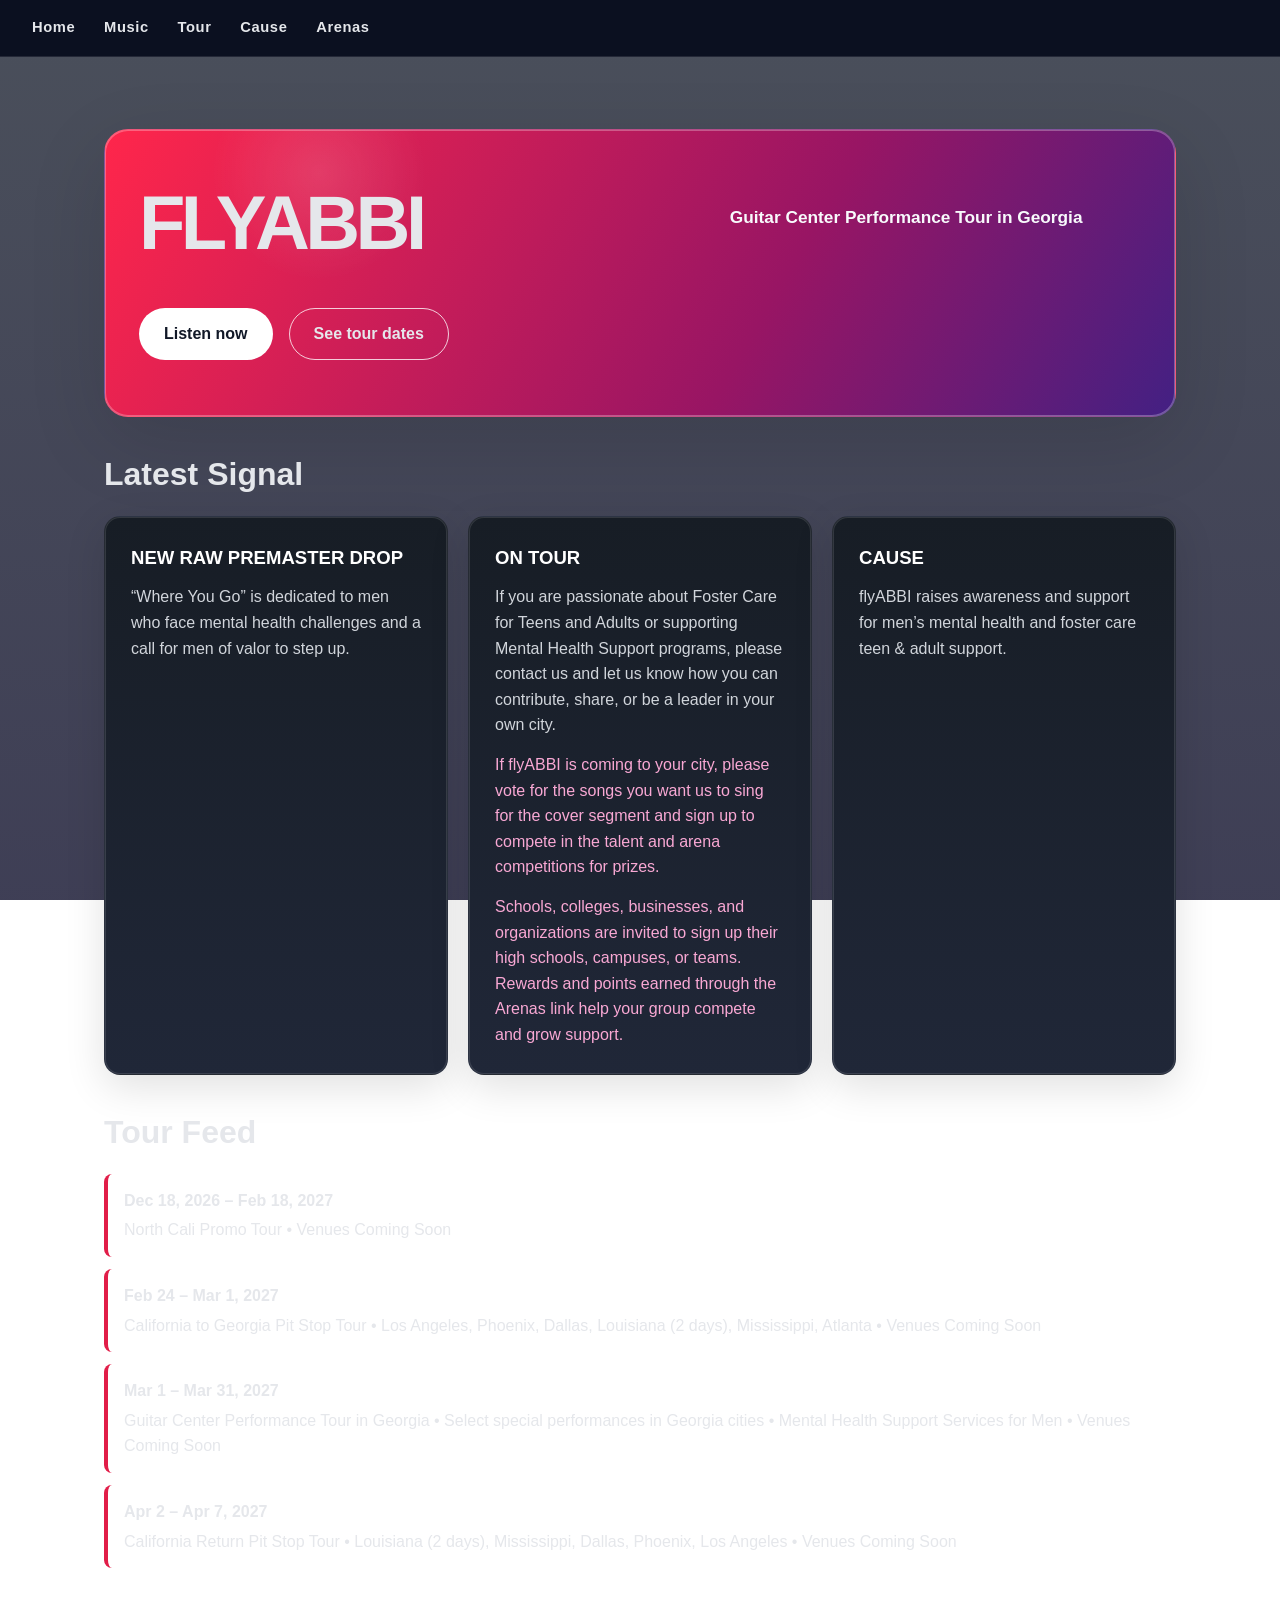
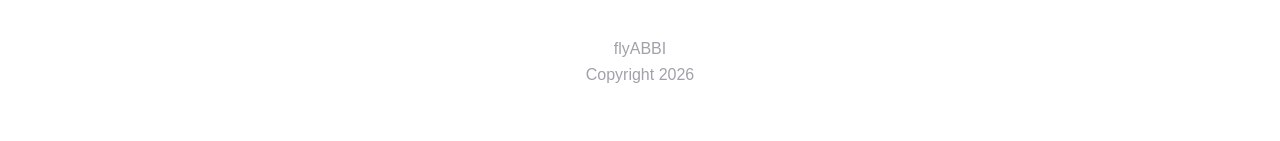
<file: index.html>
<!DOCTYPE html>
<html lang="en">
<head>
  <meta charset="UTF-8">
  <meta name="viewport" content="width=device-width, initial-scale=1.0">
  <title>flyABBI</title>
  <link rel="icon" href="favicon.svg" type="image/svg+xml">
  <link rel="stylesheet" href="Global Style Code/style.css">
</head>
<body class="homepage-background">
  <nav>
    <a href="Homepage Code/index.html">Home</a>
    <a href="Music/index.html">Music</a>
    <a href="Tour/index.html">Tour</a>
    <a href="Cause/index.html">Cause</a>
    <a href="Arenas/Dashboard.html">Arenas</a>
  </nav>

  <main>
    <section class="hero">
      <h1>flyABBI</h1>
      <p>Guitar Center Performance Tour in Georgia</p>
      <div class="cta-row">
        <a class="btn btn-primary" href="Music/index.html">Listen now</a>
        <a class="btn btn-secondary" href="Tour/index.html">See tour dates</a>
      </div>
    </section>

    <section>
      <h2>Latest Signal</h2>
      <div class="panel-grid">
        <article class="card">
          <h2>New Raw PreMaster Drop</h2>
          <p>“Where You Go” is dedicated to men who face mental health challenges and a call for men of valor to step up.</p>
        </article>
        <article class="card">
          <h2>On Tour</h2>
          <p>If you are passionate about Foster Care for Teens and Adults or supporting Mental Health Support programs, please contact us and let us know how you can contribute, share, or be a leader in your own city.</p>
          <p class="home-callout">If flyABBI is coming to your city, please vote for the songs you want us to sing for the cover segment and sign up to compete in the talent and arena competitions for prizes.</p>
          <p class="home-callout">Schools, colleges, businesses, and organizations are invited to sign up their high schools, campuses, or teams. Rewards and points earned through the Arenas link help your group compete and grow support.</p>
        </article>
        <article class="card">
          <h2>Cause</h2>
          <p>flyABBI raises awareness and support for men’s mental health and foster care teen & adult support.</p>
        </article>
      </div>
    </section>

    <section>
      <h2>Tour Feed</h2>
      <div class="event-list">
        <div class="event">
          <strong>Dec 18, 2026 – Feb 18, 2027</strong>
          <span>North Cali Promo Tour • Venues Coming Soon</span>
        </div>
        <div class="event">
          <strong>Feb 24 – Mar 1, 2027</strong>
          <span>California to Georgia Pit Stop Tour • Los Angeles, Phoenix, Dallas, Louisiana (2 days), Mississippi, Atlanta • Venues Coming Soon</span>
        </div>
        <div class="event">
          <strong>Mar 1 – Mar 31, 2027</strong>
          <span>Guitar Center Performance Tour in Georgia • Select special performances in Georgia cities • Mental Health Support Services for Men • Venues Coming Soon</span>
        </div>
        <div class="event">
          <strong>Apr 2 – Apr 7, 2027</strong>
          <span>California Return Pit Stop Tour • Louisiana (2 days), Mississippi, Dallas, Phoenix, Los Angeles • Venues Coming Soon</span>
        </div>
      </div>
    </section>
  </main>

  <footer>
    <p>flyABBI<br>Copyright 2026</p>
  </footer>
</body>
</html>
</file>
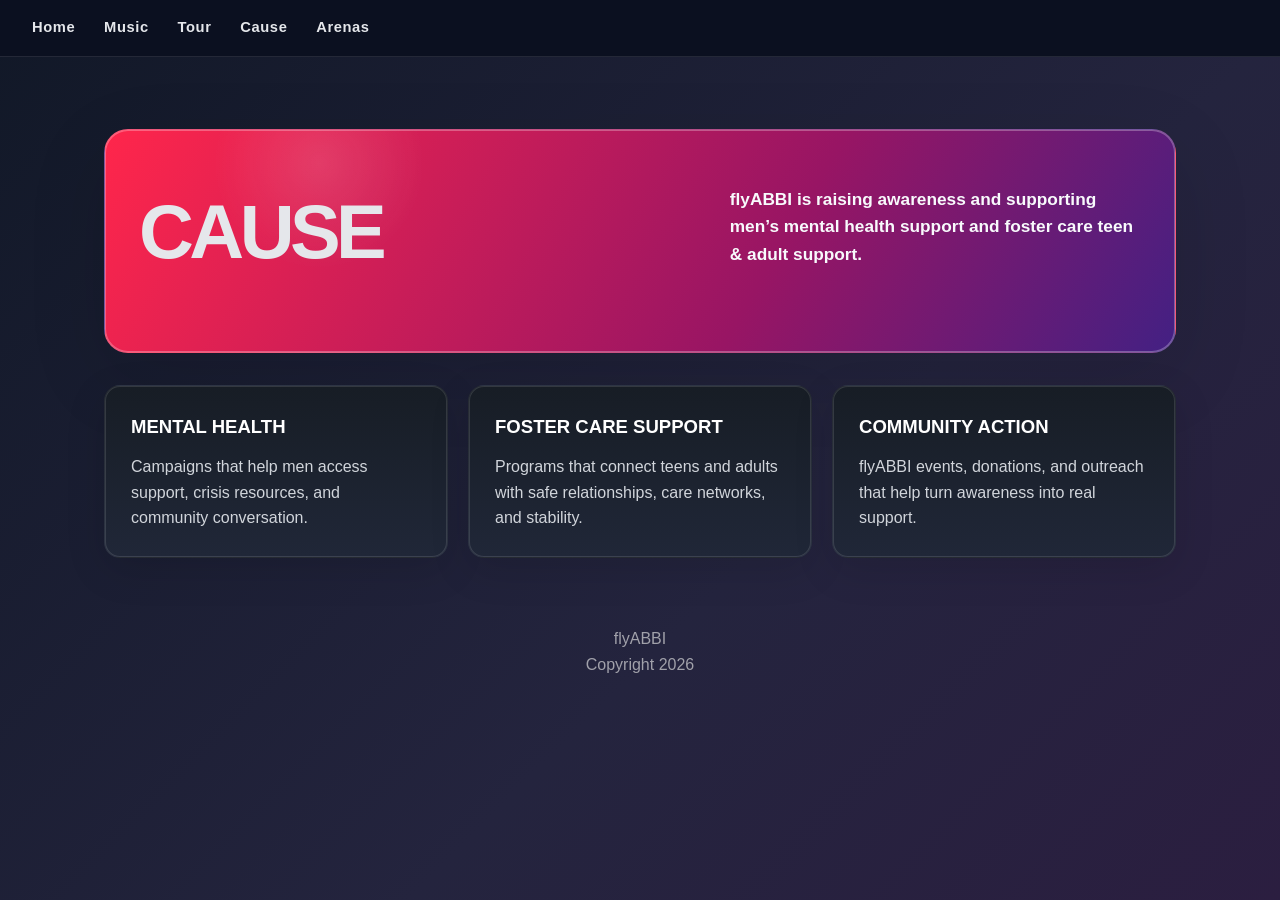
<file: Cause/index.html>
﻿<!DOCTYPE html>
<html lang="en">
<head>
  <meta charset="UTF-8">
  <meta name="viewport" content="width=device-width, initial-scale=1.0">
  <title>Cause</title>
  <link rel="icon" href="../favicon.svg" type="image/svg+xml">
  <link rel="stylesheet" href="../Global Style Code/style.css">
</head>
<body>
  <nav>
    <a href="../Homepage Code/index.html">Home</a>
    <a href="../Music/index.html">Music</a>
    <a href="../Tour/index.html">Tour</a>
    <a href="../Cause/index.html">Cause</a>
    <a href="../Arenas/Dashboard.html">Arenas</a>
  </nav>

  <main>
    <section class="hero">
      <h1>Cause</h1>
      <p>flyABBI is raising awareness and supporting men’s mental health support and foster care teen & adult support.</p>
    </section>

    <section>
      <div class="panel-grid">
        <article class="card">
          <h2>Mental Health</h2>
          <p>Campaigns that help men access support, crisis resources, and community conversation.</p>
        </article>
        <article class="card">
          <h2>Foster Care Support</h2>
          <p>Programs that connect teens and adults with safe relationships, care networks, and stability.</p>
        </article>
        <article class="card">
          <h2>Community Action</h2>
          <p>flyABBI events, donations, and outreach that help turn awareness into real support.</p>
        </article>
      </div>
    </section>
  </main>

  <footer>
    <p>flyABBI<br>Copyright 2026</p>
  </footer>
</body>
</html>
</file>
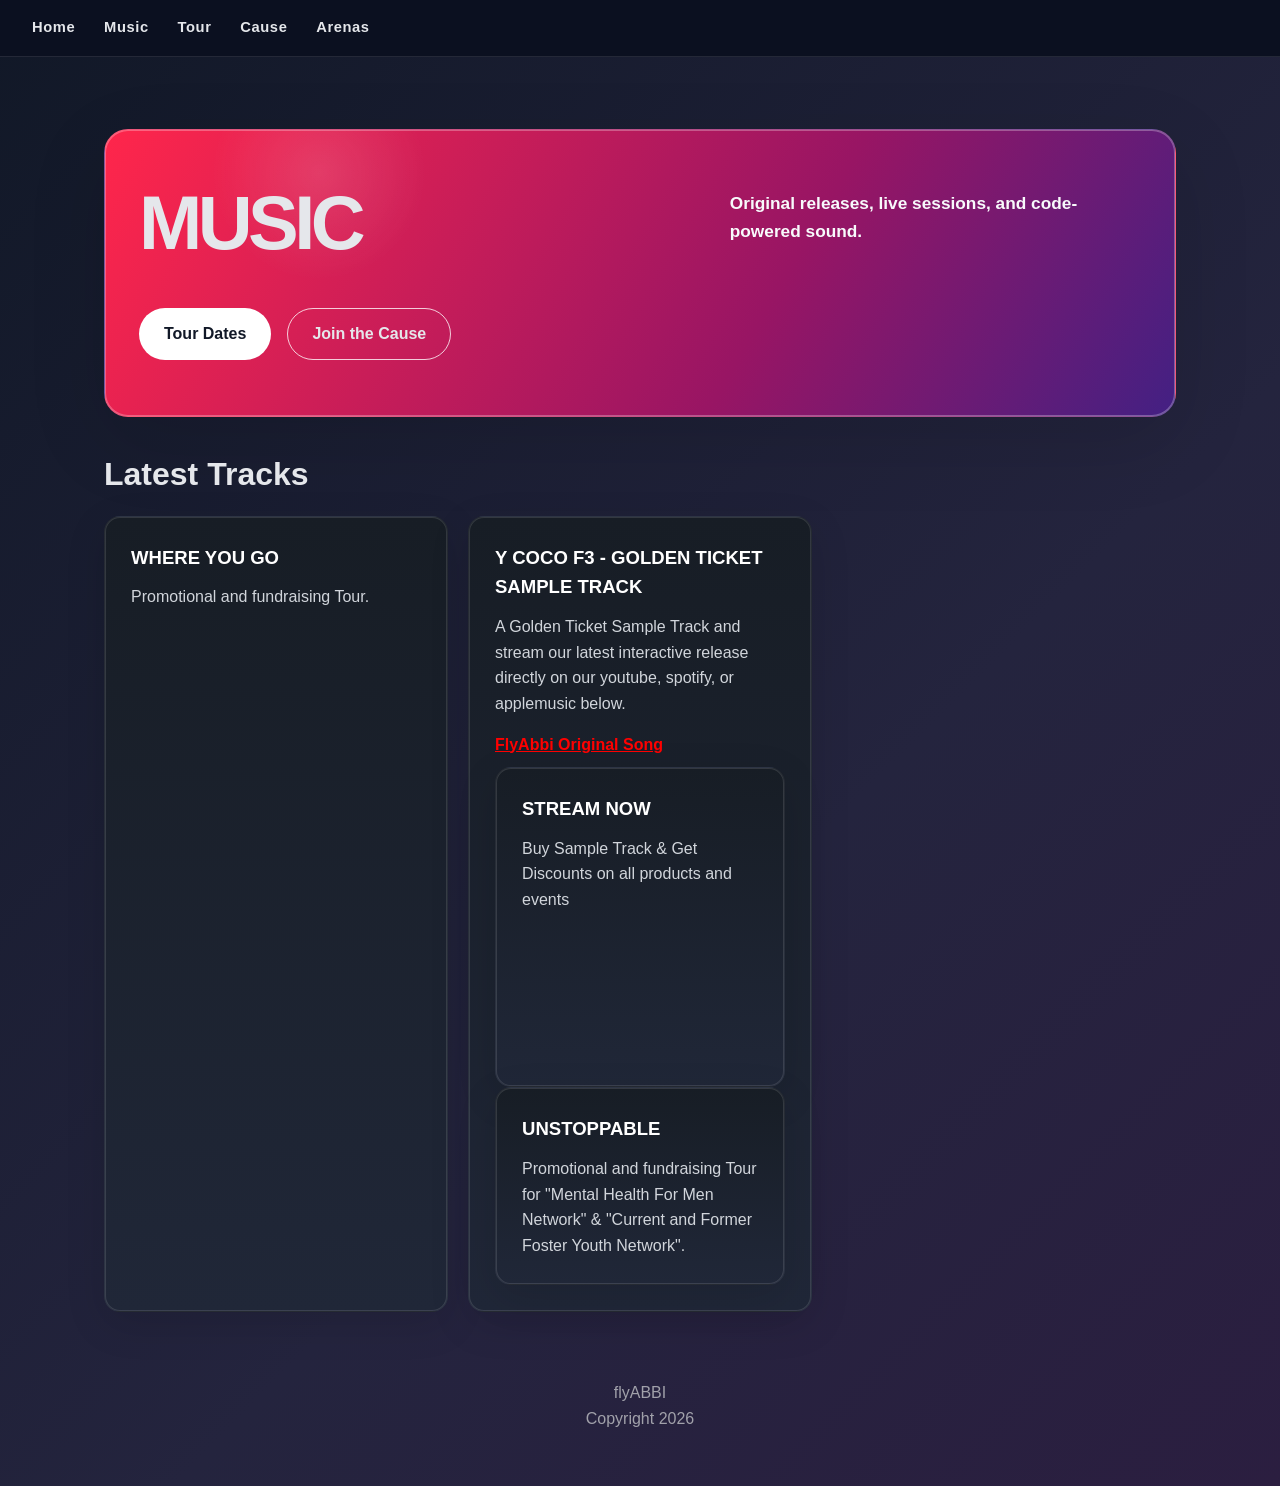
<file: Music/index.html>
﻿<!DOCTYPE html>
<html lang="en">
<head>
  <meta charset="UTF-8">
  <meta name="viewport" content="width=device-width, initial-scale=1.0">
  <title>Music</title>
  <link rel="icon" href="../favicon.svg" type="image/svg+xml">
  <link rel="stylesheet" href="../Global Style Code/style.css">
</head>
<body>
  <nav>
    <a href="../Homepage Code/index.html">Home</a>
    <a href="../Music/index.html">Music</a>
    <a href="../Tour/index.html">Tour</a>
    <a href="../Cause/index.html">Cause</a>
    <a href="../Arenas/Dashboard.html">Arenas</a>
  </nav>

  <main>
    <section class="hero">
      <h1>Music</h1>
      <p>Original releases, live sessions, and code-powered sound.</p>
      <div class="cta-row">
        <a class="btn btn-primary" href="../Tour/index.html">Tour Dates</a>
        <a class="btn btn-secondary" href="../Cause/index.html">Join the Cause</a>
      </div>
    </section>

    <section>
      <h2>Latest Tracks</h2>
      <div class="panel-grid">
        <article class="card">
          <h2>Where You Go</h2>
          <p>Promotional and fundraising Tour.</p>
        </article>

        <article class="card">
          <h2>Y COCO f3 - Golden Ticket Sample Track</h2>
          <p>A Golden Ticket Sample Track and stream our latest interactive release directly on our youtube, spotify, or applemusic below.</p>
          
          <div class="media-feature" style="margin-top: 15px;">
            <p style="margin-bottom: 10px;">
              <a href="https://youtu.be/Us2hFF0R5DQ" target="_blank" style="color: #ff0000; font-weight: bold; text-decoration: underline;">
                FlyAbbi Original Song
              </a>
            </p>
            <article class="card">
          <h2>STREAM NOW</h2>
          <p> Buy Sample Track & Get Discounts on all products and events </p>
          
          <div class="media-feature" style="margin-top: 15px;">
            <p style="margin-bottom: 10px;">
              <a href="https://www.youtube.com/watch?v=Us2hFF0R5DQ&list=PLFQWpliFTyao" target="_blank" style="color: #ff0000; font-weight: bold; text-decoration: underline;">
              </a>
            </p>
            <!-- 🟢 This clean player source path fixes the frowny face error -->
            <iframe width="100%" style="max-width: 100%; aspect-ratio: 16/9; display: block; border: none; border-radius: 6px;" src="https://www.youtube.com/watch?v=Us2hFF0R5DQ&list=PLFQWpliFTyao" title="YouTube video player" allow="accelerometer; autoplay; clipboard-write; encrypted-media; gyroscope; picture-in-picture; web-share" referrerpolicy="strict-origin-when-cross-origin" allowfullscreen></iframe>
          </div>
        </article>    
                
        <article class="card">
          <h2>Unstoppable</h2>
          <p>Promotional and fundraising Tour for "Mental Health For Men Network" & "Current and Former Foster Youth Network".</p>
        </article>

  </main>

  <footer>
    <p>flyABBI<br>Copyright 2026</p>
  </footer>
</body>
</html>
</file>
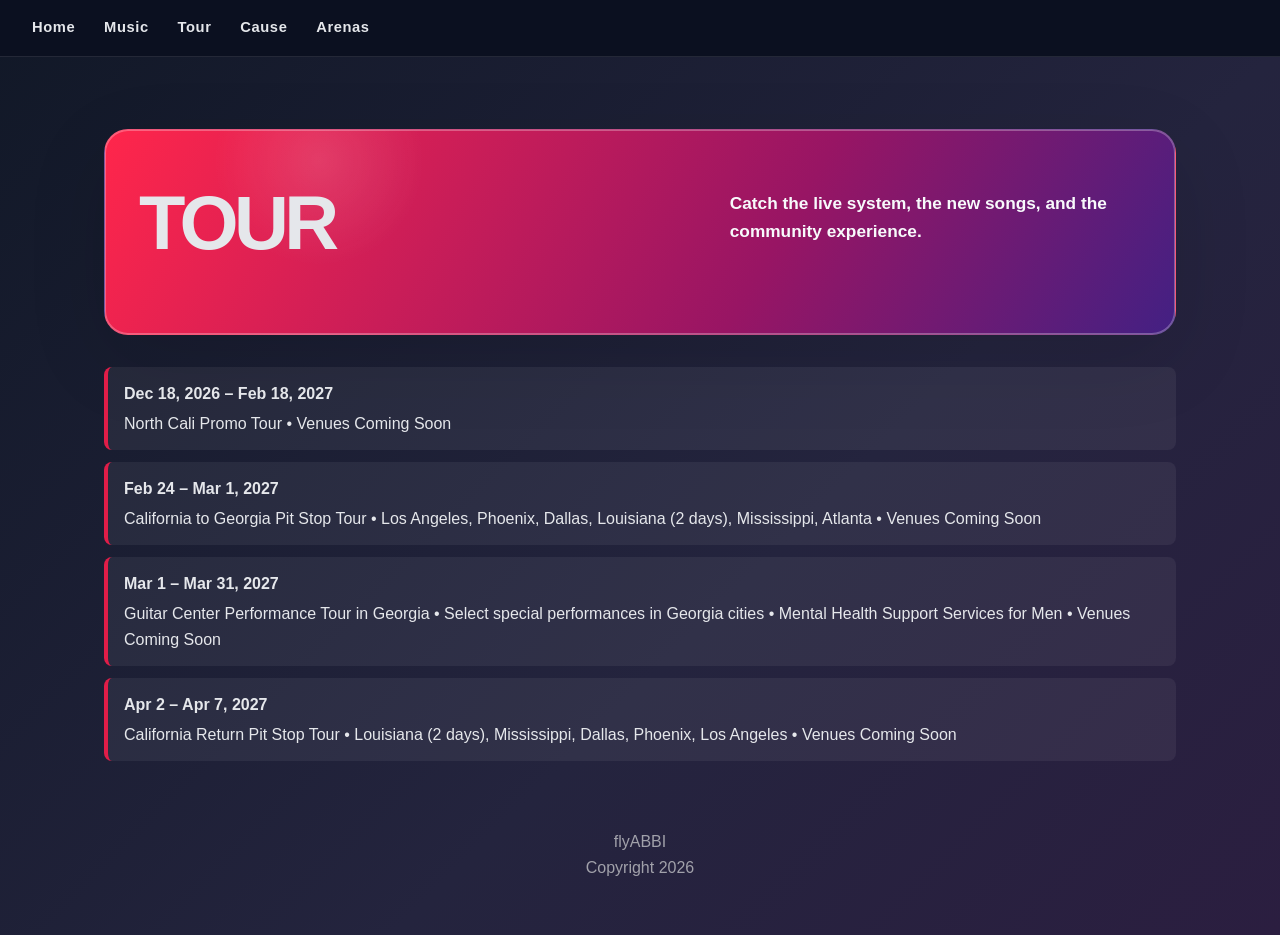
<file: Tour/index.html>
﻿<!DOCTYPE html>
<html lang="en">
<head>
  <meta charset="UTF-8">
  <meta name="viewport" content="width=device-width, initial-scale=1.0">
  <title>Tour</title>
  <link rel="icon" href="../favicon.svg" type="image/svg+xml">
  <link rel="stylesheet" href="../Global Style Code/style.css">
</head>
<body>
  <nav>
    <a href="../Homepage Code/index.html">Home</a>
    <a href="../Music/index.html">Music</a>
    <a href="../Tour/index.html">Tour</a>
    <a href="../Cause/index.html">Cause</a>
    <a href="../Arenas/Dashboard.html">Arenas</a>
  </nav>

  <main>
    <section class="hero">
      <h1>Tour</h1>
      <p>Catch the live system, the new songs, and the community experience.</p>
    </section>

    <section>
      <div class="event-list">
        <div class="event">
          <strong>Dec 18, 2026 – Feb 18, 2027</strong>
          <span>North Cali Promo Tour • Venues Coming Soon</span>
        </div>
        <div class="event">
          <strong>Feb 24 – Mar 1, 2027</strong>
          <span>California to Georgia Pit Stop Tour • Los Angeles, Phoenix, Dallas, Louisiana (2 days), Mississippi, Atlanta • Venues Coming Soon</span>
        </div>
        <div class="event">
          <strong>Mar 1 – Mar 31, 2027</strong>
          <span>Guitar Center Performance Tour in Georgia • Select special performances in Georgia cities • Mental Health Support Services for Men • Venues Coming Soon</span>
        </div>
        <div class="event">
          <strong>Apr 2 – Apr 7, 2027</strong>
          <span>California Return Pit Stop Tour • Louisiana (2 days), Mississippi, Dallas, Phoenix, Los Angeles • Venues Coming Soon</span>
        </div>
      </div>
    </section>
  </main>

  <footer>
    <p>flyABBI<br>Copyright 2026</p>
  </footer>
</body>
</html>
</file>
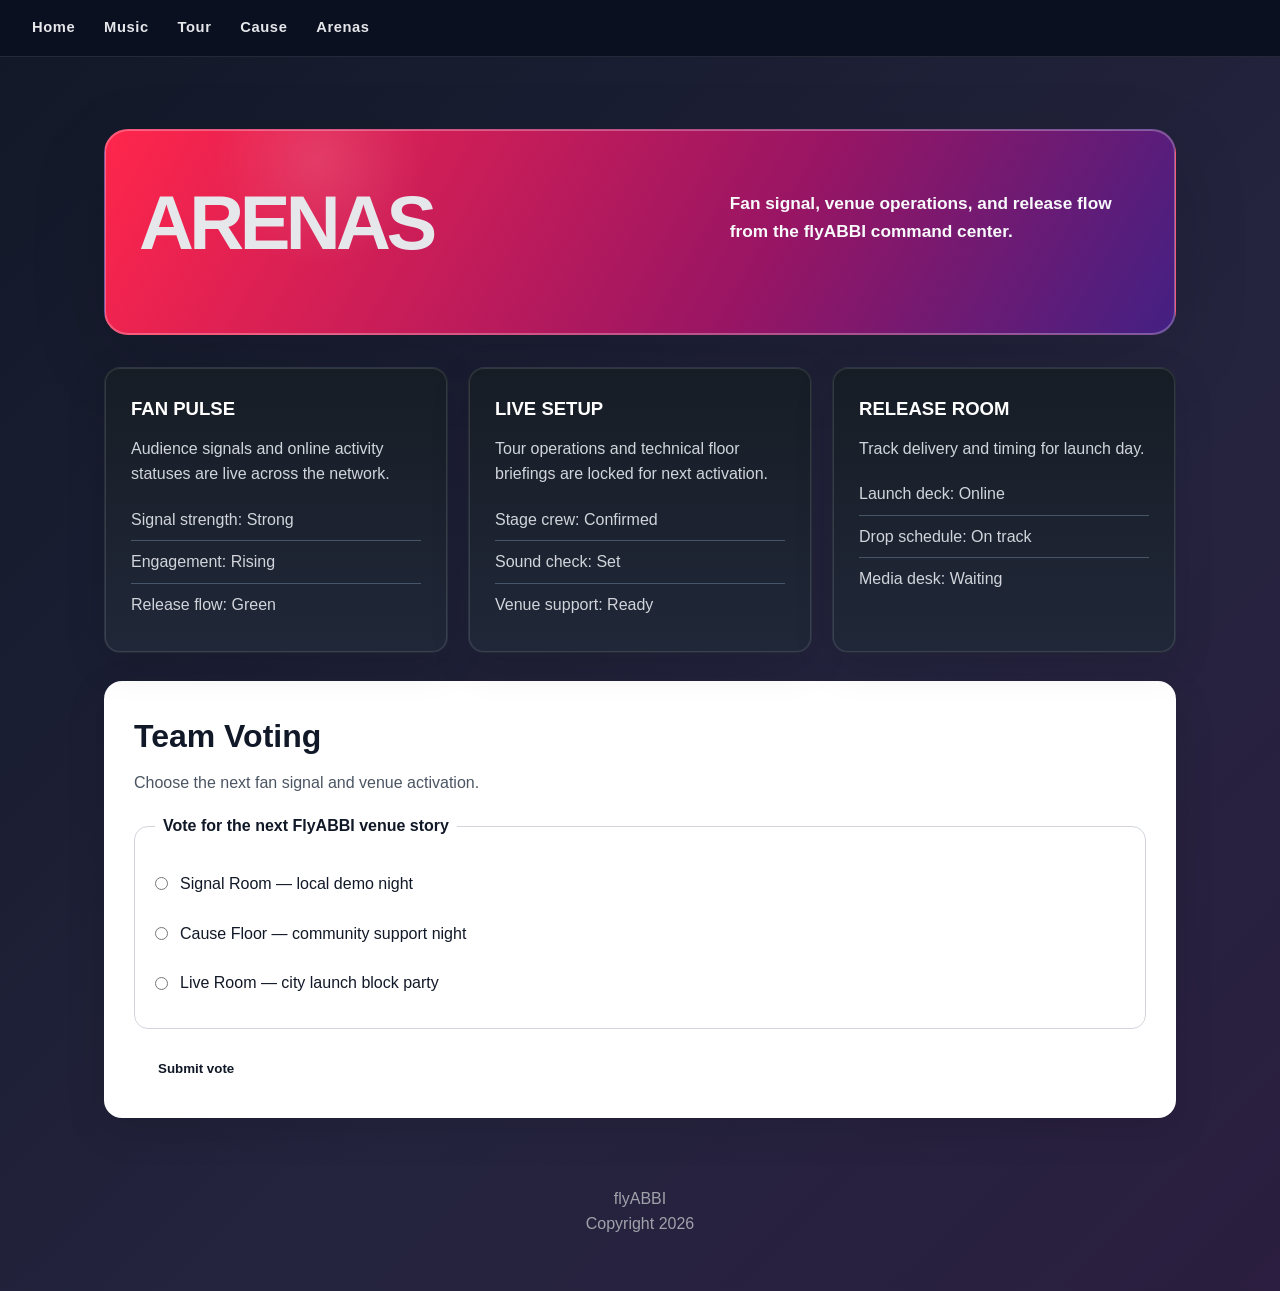
<file: Arenas/Dashboard.html>
﻿<!DOCTYPE html>
<html lang="en">
<head>
  <meta charset="UTF-8">
  <meta name="viewport" content="width=device-width, initial-scale=1.0">
  <title>Arenas</title>
  <link rel="icon" href="../favicon.svg" type="image/svg+xml">
  <link rel="stylesheet" href="../Global Style Code/style.css">
</head>
<body>
  <nav>
    <a href="../Homepage Code/index.html">Home</a>
    <a href="../Music/index.html">Music</a>
    <a href="../Tour/index.html">Tour</a>
    <a href="../Cause/index.html">Cause</a>
    <a href="../Arenas/Dashboard.html">Arenas</a>
  </nav>

  <main>
    <section class="hero">
      <h1>Arenas</h1>
      <p>Fan signal, venue operations, and release flow from the flyABBI command center.</p>
    </section>

    <section>
      <div class="panel-grid">
        <article class="card">
          <h2>Fan Pulse</h2>
          <p>Audience signals and online activity statuses are live across the network.</p>
          <ul class="stack-list">
            <li>Signal strength: Strong</li>
            <li>Engagement: Rising</li>
            <li>Release flow: Green</li>
          </ul>
        </article>
        <article class="card">
          <h2>Live Setup</h2>
          <p>Tour operations and technical floor briefings are locked for next activation.</p>
          <ul class="stack-list">
            <li>Stage crew: Confirmed</li>
            <li>Sound check: Set</li>
            <li>Venue support: Ready</li>
          </ul>
        </article>
        <article class="card">
          <h2>Release Room</h2>
          <p>Track delivery and timing for launch day.</p>
          <ul class="stack-list">
            <li>Launch deck: Online</li>
            <li>Drop schedule: On track</li>
            <li>Media desk: Waiting</li>
          </ul>
        </article>
      </div>
    </section>

    <section class="vote-section">
      <div class="vote-panel">
        <h2>Team Voting</h2>
        <p class="intro">Choose the next fan signal and venue activation.</p>

        <form class="vote-form">
          <fieldset>
            <legend>Vote for the next FlyABBI venue story</legend>

            <label class="choice-row" for="vote-signal">
              <input type="radio" id="vote-signal" name="arenaVote" value="Signal Room">
              <span>Signal Room — local demo night</span>
            </label>

            <label class="choice-row" for="vote-cause">
              <input type="radio" id="vote-cause" name="arenaVote" value="Cause Floor">
              <span>Cause Floor — community support night</span>
            </label>

            <label class="choice-row" for="vote-live">
              <input type="radio" id="vote-live" name="arenaVote" value="Live Room">
              <span>Live Room — city launch block party</span>
            </label>
          </fieldset>

          <button class="btn btn-primary vote-button" type="button">Submit vote</button>
        </form>
      </div>
    </section>
  </main>

  <footer>
    <p>flyABBI<br>Copyright 2026</p>
  </footer>
</body>
</html>
</file>
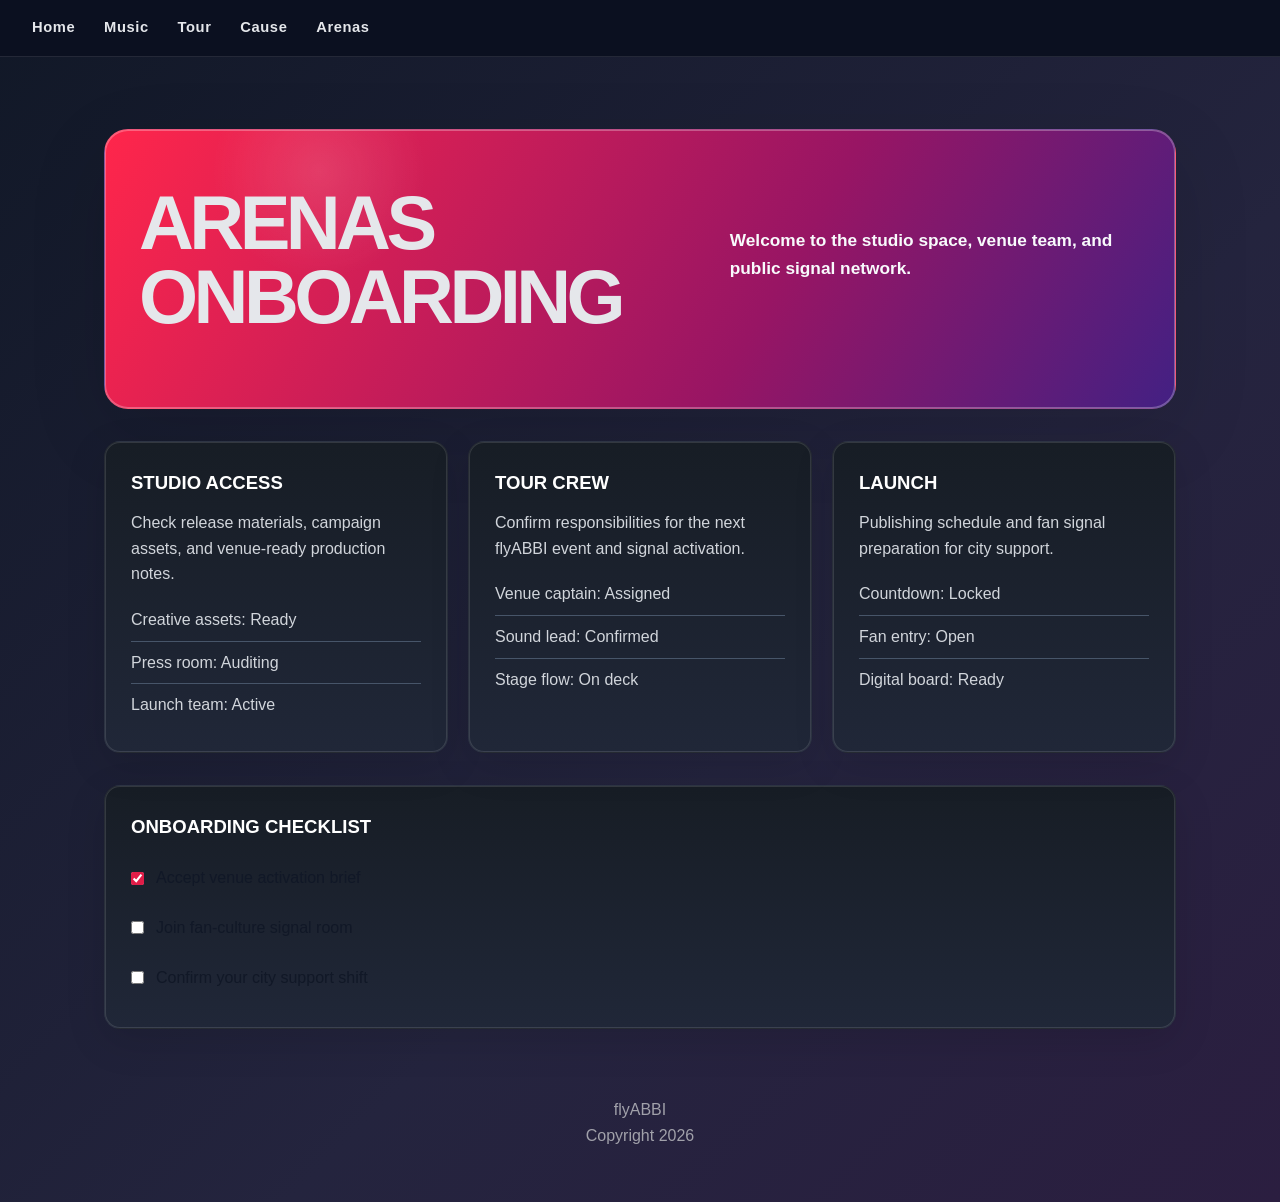
<file: Arenas/Onboarding.html>
﻿<!DOCTYPE html>
<html lang="en">
<head>
  <meta charset="UTF-8">
  <meta name="viewport" content="width=device-width, initial-scale=1.0">
  <title>Arenas | Onboarding</title>
  <link rel="icon" href="../favicon.svg" type="image/svg+xml">
  <link rel="stylesheet" href="../Global Style Code/style.css">
</head>
<body>
  <nav>
    <a href="../Homepage Code/index.html">Home</a>
    <a href="../Music/index.html">Music</a>
    <a href="../Tour/index.html">Tour</a>
    <a href="../Cause/index.html">Cause</a>
    <a href="../Arenas/Dashboard.html">Arenas</a>
  </nav>

  <main>
    <section class="hero">
      <h1>Arenas Onboarding</h1>
      <p>Welcome to the studio space, venue team, and public signal network.</p>
    </section>

    <section>
      <div class="panel-grid">
        <article class="card">
          <h2>Studio Access</h2>
          <p>Check release materials, campaign assets, and venue-ready production notes.</p>
          <ul class="stack-list">
            <li>Creative assets: Ready</li>
            <li>Press room: Auditing</li>
            <li>Launch team: Active</li>
          </ul>
        </article>
        <article class="card">
          <h2>Tour Crew</h2>
          <p>Confirm responsibilities for the next flyABBI event and signal activation.</p>
          <ul class="stack-list">
            <li>Venue captain: Assigned</li>
            <li>Sound lead: Confirmed</li>
            <li>Stage flow: On deck</li>
          </ul>
        </article>
        <article class="card">
          <h2>Launch</h2>
          <p>Publishing schedule and fan signal preparation for city support.</p>
          <ul class="stack-list">
            <li>Countdown: Locked</li>
            <li>Fan entry: Open</li>
            <li>Digital board: Ready</li>
          </ul>
        </article>
      </div>
    </section>

    <section class="onboarding-log">
      <div class="card wide-card">
        <h2>Onboarding Checklist</h2>
        <div class="checklist">
          <label class="choice-row">
            <input type="checkbox" checked>
            <span>Accept venue activation brief</span>
          </label>
          <label class="choice-row">
            <input type="checkbox">
            <span>Join fan-culture signal room</span>
          </label>
          <label class="choice-row">
            <input type="checkbox">
            <span>Confirm your city support shift</span>
          </label>
        </div>
      </div>
    </section>
  </main>

  <footer>
    <p>flyABBI<br>Copyright 2026</p>
  </footer>
</body>
</html>
</file>
<file: Global Style Code/style.css>
﻿:root {
  --bg: #111827;
  --bg-soft: #1f2937;
  --ink: #e5e7eb;
  --muted: #a1a1aa;
  --text: #111827;
  --panel: #ffffff;
  --panel-soft: #f7f7f7;
  --brand: #e11d48;
  --brand-alt: #a78bfa;
  --line: #d1d5db;
  --shadow: rgba(0, 0, 0, 0.12);
}

* {
  box-sizing: border-box;
  margin: 0;
  padding: 0;
}

body {
  font-family: Arial, Helvetica, sans-serif;
  background: linear-gradient(135deg, #111827 0%, #24243e 60%, #2b1e40 100%);
  color: var(--ink);
  line-height: 1.6;
  min-height: 100vh;
}

body.homepage-background {
  background-image: linear-gradient(rgba(17, 24, 39, 0.76), rgba(36, 36, 62, 0.88)), url('https://images.unsplash.com/photo-1540574163026-643ea20ade25?auto=format&fit=crop&q=80');
  background-size: cover;
  background-attachment: fixed;
}

nav {
  background: #0b1020;
  border-bottom: 1px solid rgba(255,255,255,0.1);
  padding: 1rem 2rem;
  display: flex;
  gap: 1.8rem;
  align-items: center;
  flex-wrap: wrap;
}

nav a {
  color: var(--ink);
  text-decoration: none;
  font-weight: 700;
  letter-spacing: 0.04em;
  font-size: 0.92rem;
}

nav a:hover {
  color: var(--brand-alt);
}

main {
  max-width: 1120px;
  margin: 0 auto;
  padding: 40px 24px;
}

.hero {
  display: grid;
  grid-template-columns: minmax(420px, 1.2fr) minmax(280px, 0.88fr);
  align-items: center;
  gap: 30px;
  padding: 56px 34px;
  border-radius: 24px;
  background: radial-gradient(circle at 20% 15%, rgba(255,255,255,0.12), transparent 12%), linear-gradient(120deg, #ff264b 0%, #981564 62%, #432083 100%);
  box-shadow: inset 0 0 0 1px rgba(255,255,255,0.28), 0 24px 80px var(--shadow);
  border: 1px solid rgba(255,255,255,0.24);
}

.hero-copy {
  max-width: 640px;
}

.hero h1 {
  font-size: clamp(2.6rem, 6vw, 4.75rem);
  line-height: 0.98;
  margin-bottom: 18px;
  font-weight: 900;
  letter-spacing: -0.06em;
  text-transform: uppercase;
}

.hero p {
  max-width: 740px;
  font-size: 1.08rem;
  margin-bottom: 28px;
  color: #f8fafc;
  font-weight: 700;
}

.hero .cta-row {
  display: flex;
  gap: 16px;
  flex-wrap: wrap;
}

.hero-image-panel {
  display: flex;
  justify-content: center;
}

.hero-image {
  width: 100%;
  min-height: 360px;
  border-radius: 20px;
  overflow: hidden;
  border: 1px solid rgba(255,255,255,0.44);
  background: rgba(255,255,255,0.10);
}

.hero-image img,
.photo-card img {
  width: 100%;
  height: auto;
  display: block;
}

.hero-photo {
  height: 360px;
  object-fit: cover;
}

.photo-showcase {
  display: grid;
  grid-template-columns: repeat(3, minmax(210px, 1fr));
  gap: 24px;
  margin-top: 30px;
}

.photo-card {
  background: rgba(255,255,255,0.08);
  border-radius: 16px;
  overflow: hidden;
  border: 1px solid rgba(255,255,255,0.2);
}

.photo-card img {
  height: 160px;
  object-fit: cover;
}

.photo-card .caption {
  padding: 16px;
}

.photo-card h3 {
  font-size: 1rem;
  margin-bottom: 8px;
}

.photo-card p {
  color: #cbd5e1;
  font-size: 0.92rem;
}

.btn {
  display: inline-block;
  padding: 12px 24px;
  border-radius: 999px;
  font-weight: 900;
  text-decoration: none;
  border: 1px solid transparent;
}

.btn-primary {
  background: #fff;
  color: var(--text);
}

.btn-secondary {
  border-color: rgba(255,255,255,0.78);
  color: var(--ink);
  background: transparent;
}

section {
  margin-top: 32px;
}

.panel-grid {
  display: grid;
  grid-template-columns: repeat(3, minmax(210px, 1fr));
  gap: 20px;
}

.card {
  background: linear-gradient(180deg, #171d25, #202738);
  color: var(--ink);
  border-radius: 16px;
  padding: 26px;
  box-shadow: inset 0 0 0 1px rgba(255,255,255,0.12), 0 12px 40px var(--shadow);
  border: 1px solid rgba(255,255,255,0.06);
}

.card h2 {
  font-size: 1.16rem;
  margin-bottom: 12px;
  text-transform: uppercase;
  color: #fff;
}

.card p {
  color: #d1d5db;
}

.card .home-callout {
  margin-top: 14px;
  color: #f9a8d4;
}

section h2 {
  font-size: 2rem;
  margin-bottom: 16px;
}

.event-list {
  display: grid;
  gap: 12px;
}

.event {
  border-left: 4px solid var(--brand);
  background: rgba(255,255,255,0.06);
  padding: 14px 16px;
  border-radius: 8px;
}

.event strong {
  display: block;
  margin-bottom: 4px;
}

.stack-list {
  list-style: none;
  margin-top: 12px;
  padding: 0;
}

.stack-list li {
  color: #d1d5db;
  padding: 8px 0;
  border-top: 1px solid #475569;
}

.stack-list li:first-child {
  border-top: none;
}

.vote-section {
  margin-top: 28px;
}

.vote-panel {
  background: var(--panel);
  color: var(--text);
  border-radius: 18px;
  padding: 30px;
  box-shadow: 0 12px 40px var(--shadow);
}

.vote-panel h2 {
  margin-bottom: 8px;
}

.vote-panel .intro {
  color: #4b5563;
  margin-bottom: 18px;
}

.vote-panel fieldset {
  border: 1px solid var(--line);
  border-radius: 14px;
  padding: 20px;
  margin-bottom: 20px;
}

.vote-panel legend {
  font-weight: 900;
  padding: 0 8px;
}

.choice-row {
  display: flex;
  align-items: center;
  gap: 12px;
  padding: 12px 0;
  color: var(--text);
}

.choice-row input[type="radio"],
.choice-row input[type="checkbox"] {
  accent-color: var(--brand);
}

.vote-button {
  border: none;
  cursor: pointer;
}

.wide-card {
  width: 100%;
}

.checklist {
  margin-top: 12px;
}

footer {
  padding: 28px 24px 54px;
  color: var(--muted);
  text-align: center;
}
@media screen and (max-width: 1024px) {
  .panel-grid {
    grid-template-columns: 1fr 1fr; /* Drops from 3 columns down to 2 columns */
    gap: 1.25rem;
  }
  .photo-showcase {
    gap: 1.25rem;
  }
}
css
/* 📱 1. Smartphone Media Query Breakpoint */
@media screen and (max-width: 480px) {
  .panel-grid, .photo-showcase {
    display: flex;
    flex-direction: column; /* Stacks track cards vertically on small phones */
    gap: 1.5rem;
  }
  h1 {
    font-size: 2rem; /* Shrinks huge headers so they don't clip off mobile viewports */
  }
}

/* 📑 2. Tablet Media Query Breakpoint */
@media screen and (max-width: 768px) {
  .hero {
    flex-direction: column; /* Stacks main picture underneath title text */
    text-align: center;
  }
}

/* 💻 3. Laptop Media Query Breakpoint */
@media screen and (max-width: 1024px) {
  .panel-grid {
    gap: 1rem; /* Tightens gaps so column boxes don't get squished horizontally */
  }
}
</file>
